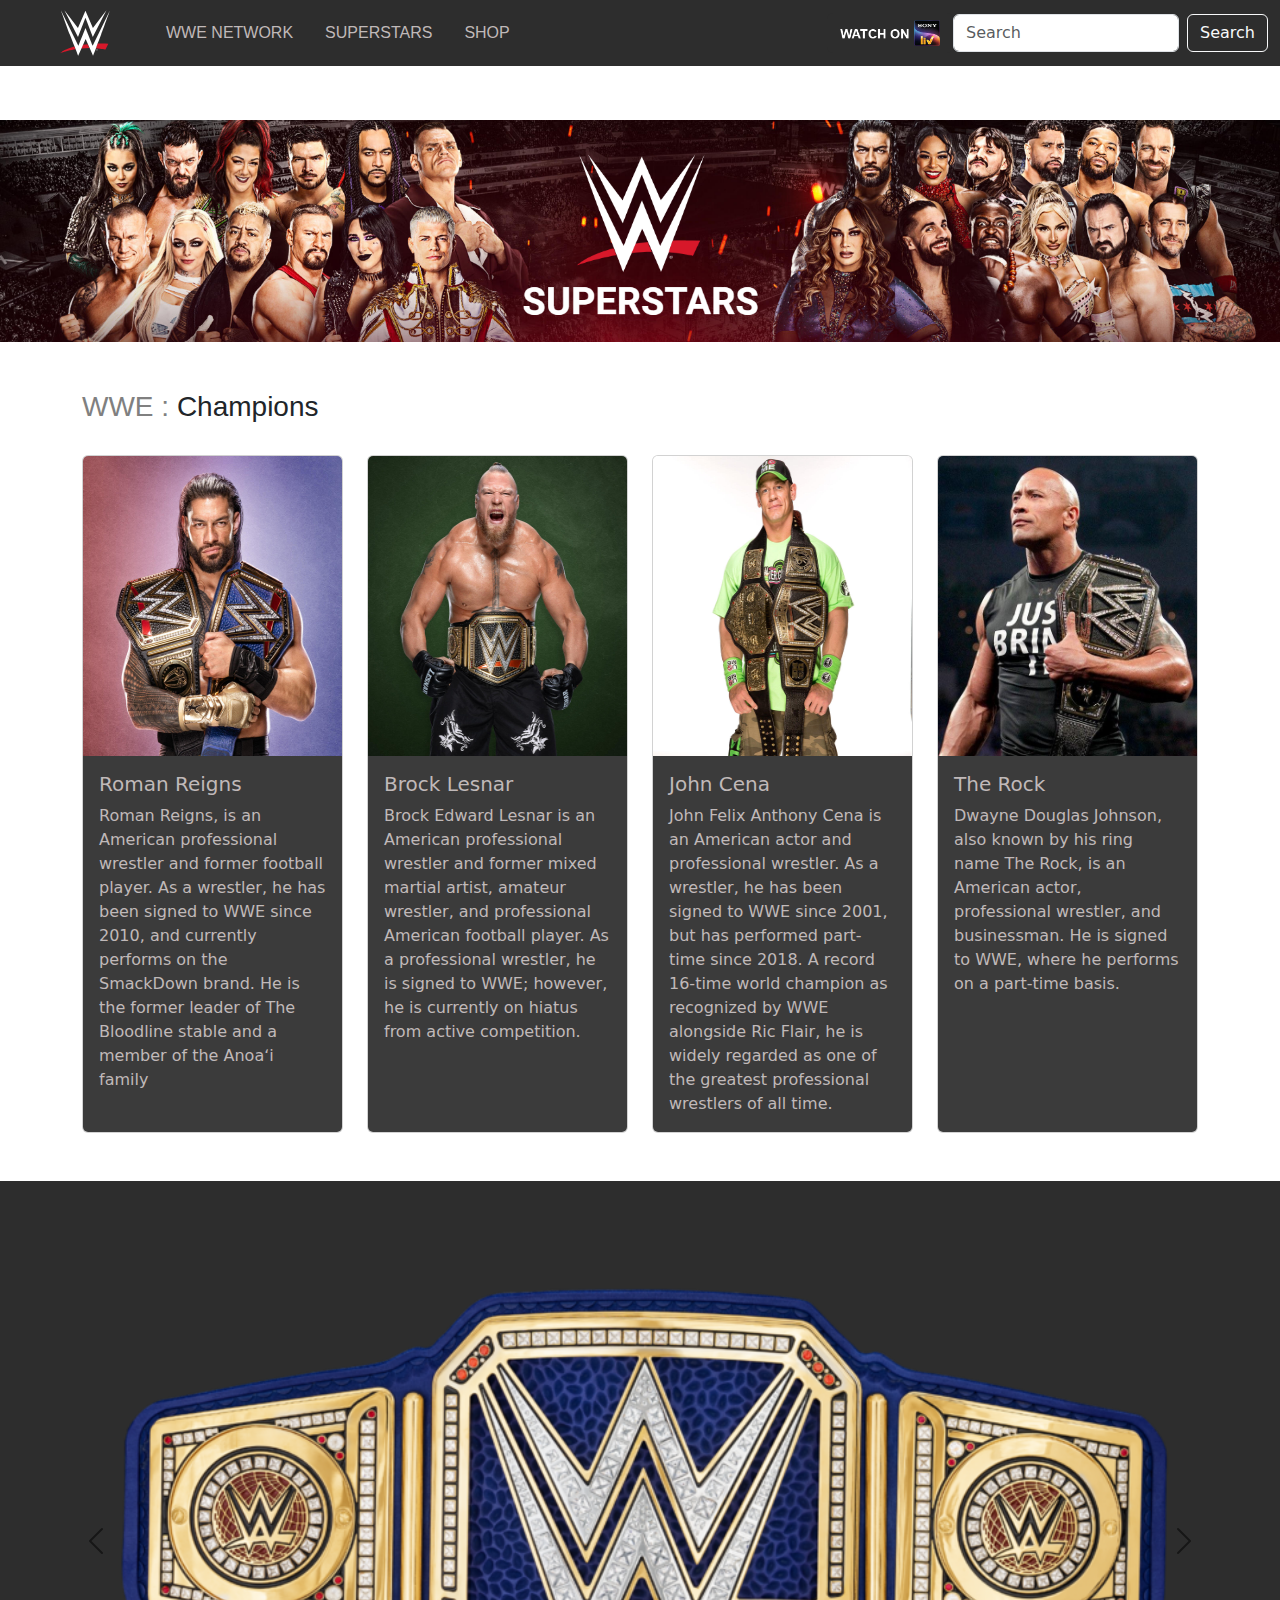
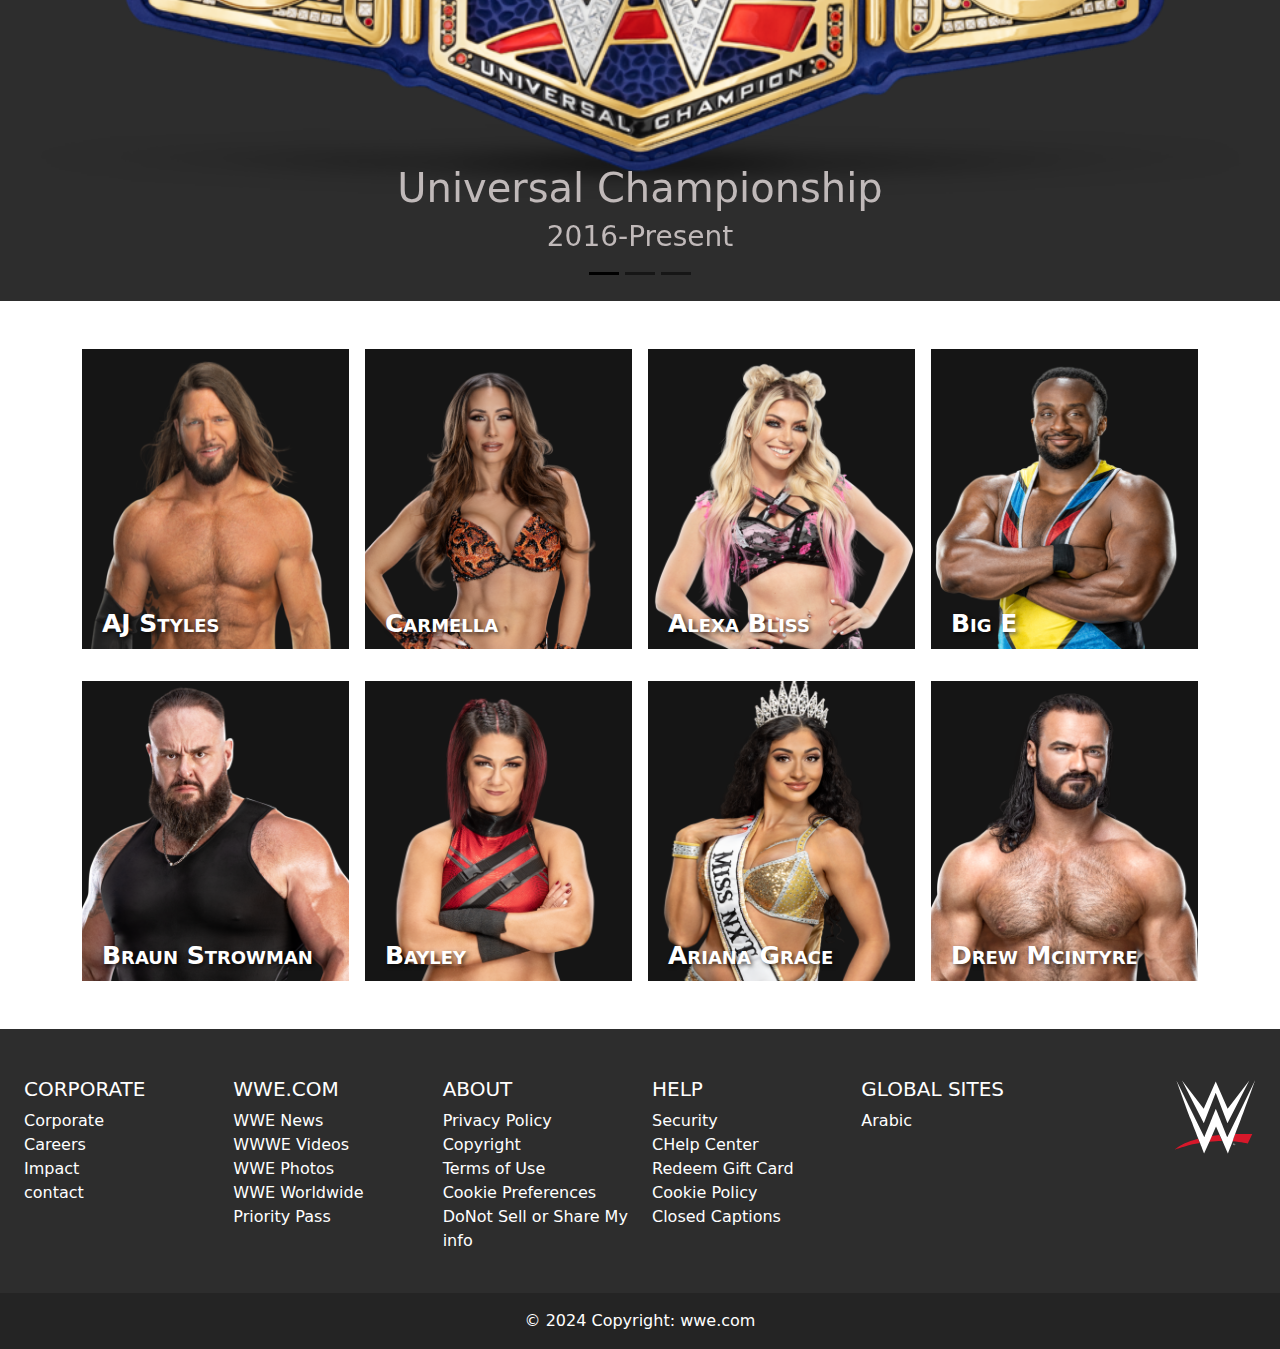
<file: index.html>
<!doctype html>
<html lang="en">

<head>
  <meta charset="utf-8">
  <meta name="viewport" content="width=device-width, initial-scale=1">
  <title>WWE</title>
  <link href="https://cdn.jsdelivr.net/npm/bootstrap@5.3.3/dist/css/bootstrap.min.css" rel="stylesheet"
    integrity="sha384-QWTKZyjpPEjISv5WaRU9OFeRpok6YctnYmDr5pNlyT2bRjXh0JMhjY6hW+ALEwIH" crossorigin="anonymous">
  <link rel="stylesheet" href="./style.css">
</head>

<body>
  <header>
    <nav class="navbar navbar-expand-lg fixed-top " id="navcust">
      <div class="container-fluid">
        <a href="./index.html"><img src="./img/logo/wwe_logo.svg" alt="" class="ms-5 me-5 "></a>
        <button class="navbar-toggler" type="button" data-bs-toggle="collapse" data-bs-target="#navbarSupportedContent"
          aria-controls="navbarSupportedContent" aria-expanded="false" aria-label="Toggle navigation">
          <span class="navbar-toggler-icon" style="background-color: rgb(255, 255, 255);"></span>
        </button>
        <div class="collapse navbar-collapse" id="navbarSupportedContent">
          <ul class="navbar-nav me-auto mb-2 mb-lg-0 ">
            <li class="nav-item me-3">
              <a class="nav-link " aria-current="page" href="./network.html">WWE NETWORK</a>
            </li>
            <li class="nav-item me-3">
              <a class="nav-link" href="./wwesuperstars.html">SUPERSTARS</a>
            </li>
            
            <li class="nav-item me-3">
              <a class="nav-link " aria-disabled="true" href="./shope.html">SHOP</a>
            </li>
          </ul>
          <button  type="button" class="btn nam" > <img src="./img/logo/nav-network-WatchOnSonyLiv-CTA-183x48--760f6aa68e476bb3003fc045c38705a0.png" style="width: 100px;" alt=""></button>
          <form class="d-flex" role="search">
            <input class="form-control me-2" type="search" placeholder="Search" aria-label="Search">
            <button  class="btn btn-outline-light" type="submit">Search</button>
          </form>
        </div>
      </div>
    </nav>
  </header>
  <main>
    <br> <br> <br> <br> <br>
    <section>
      <div class="mb-5">
        <img src="./img/Screenshot 2024-11-02 005517.png" alt="" style="width: 100%;">
      </div>
    </section>
    <div  class="container ">
      <h3 style="font-family: 'Franklin Gothic Medium', 'Arial Narrow', Arial, sans-serif;  " ><span style="color:gray;">WWE : </span> Champions</h3>

    </div>
    <br>
    <section>

      <div class="container  d-flex justify-content-center align-items-center" id="carrd">

        <div class="row g-4">


          <div class="col-12 col-md-6 col-lg-3 d-flex justify-content-center" id="rom-1">
            <div class="card " style="width: 18rem; cursor: pointer;" data-bs-toggle="modal"
              data-bs-target="#exampleModalCenter">
              <img src="./img/143_Roman_Reigns_HOC--e8e72261e77fccdbd0a1cab9420d9bc6.jpg" class="card-img-top"
                height="300px" alt="...">
              <div class="card-body"
                style=" background-color: rgb(59, 59, 59); color: rgb(192, 185, 185); border-bottom-left-radius:5px ; border-bottom-right-radius:5px ;">
                <h5 class="card-title">Roman Reigns</h5>
                <p class="card-text">Roman Reigns, is an American professional wrestler and former football player. As a
                  wrestler,
                  he has been signed to WWE since 2010, and currently performs on the SmackDown brand. He is the former
                  leader of
                  The Bloodline stable and a member of the Anoaʻi family</p>

              </div>
            </div>
          </div>

          <div class="col-12 col-md-6 col-lg-3 d-flex justify-content-center " id="rom-2">
            <div class="card" style="width: 18rem; cursor: pointer;" data-bs-toggle="modal"
              data-bs-target="#exampleModalCenter-1">
              <img src="./img/144_Brock_01102022rf_037_social--41c4e8bdf6aab47467f26c9a2c78694a.jpg"
                class="card-img-top" height="300px" alt="...">
              <div class="card-body"
                style=" background-color: rgb(59, 59, 59); color: rgb(192, 185, 185); border-bottom-left-radius:5px ; border-bottom-right-radius:5px ;">
                <h5 class="card-title">Brock Lesnar</h5>
                <p class="card-text">Brock Edward Lesnar is an American professional wrestler and former mixed martial
                  artist, amateur wrestler, and professional American football player. As a professional wrestler, he is
                  signed to WWE; however, he is currently on hiatus from active competition.</p>

              </div>
            </div>
          </div>

          <div class="col-12 col-md-6 col-lg-3 d-flex justify-content-center" id="rom-3">
            <div class="card" style="width: 18rem; cursor: pointer;" data-bs-toggle="modal"
              data-bs-target="#exampleModalCenter-2">
              <img src="./img/118_Cena_06302014rf_0034--96a75878f23187967fd99a8ab922081f.jpg" class="card-img-top"
                height="300px" alt="...">
              <div class="card-body"
                style=" background-color: rgb(59, 59, 59); color: rgb(192, 185, 185); border-bottom-left-radius:5px ; border-bottom-right-radius:5px ;">
                <h5 class="card-title">John Cena</h5>
                <p class="card-text">John Felix Anthony Cena is an American actor and professional wrestler. As a
                  wrestler, he has been signed to WWE since 2001, but has performed part-time since 2018. A record
                  16-time world champion as recognized by WWE alongside Ric Flair, he is widely regarded as one of the
                  greatest professional wrestlers of all time.</p>

              </div>
            </div>
          </div>

          <div class="col-12 col-md-6 col-lg-3 d-flex justify-content-center" id="rom-4">
            <div class="card" style="width: 18rem; cursor: pointer;" data-bs-toggle="modal"
              data-bs-target="#exampleModalCenter-3">
              <img src="./img/rock.jpg" class="card-img-top" alt="..." height="300px">
              <div class="card-body"
                style=" background-color: rgb(59, 59, 59); color: rgb(192, 185, 185); border-bottom-left-radius:5px ; border-bottom-right-radius:5px ;">
                <h5 class="card-title">The Rock</h5>
                <p class="card-text">Dwayne Douglas Johnson, also known by his ring name The Rock, is an American actor,
                  professional wrestler, and businessman. He is signed to WWE, where he performs on a part-time basis.
                </p>

              </div>
            </div>
          </div>



        </div>
      </div>

      <!-- Modal -->
      <div class="modal fade" id="exampleModalCenter" tabindex="-1" role="dialog"
        aria-labelledby="exampleModalCenterTitle" aria-hidden="true">
        <div class="modal-dialog modal-dialog-centered" role="document">
          <div class="modal-content" style="background: none;">

            <div class="modal-content">
              <img src="./img/tribal-chief-roman-reigns-wallpaper-preview.jpg.webp" alt="">
            </div>

          </div>
        </div>
      </div>

      <!-- Modal -->
      <div class="modal fade" id="exampleModalCenter-1" tabindex="-1" role="dialog"
        aria-labelledby="exampleModalCenterTitle" aria-hidden="true">
        <div class="modal-dialog modal-dialog-centered" role="document">
          <div class="modal-content" style="background: none;">

            <div class="modal-content">
              <img src="./img/brock.jpg" alt="">
            </div>

          </div>
        </div>
      </div>

      <!-- Modal -->
      <div class="modal fade" id="exampleModalCenter-2" tabindex="-1" role="dialog"
        aria-labelledby="exampleModalCenterTitle" aria-hidden="true">
        <div class="modal-dialog modal-dialog-centered" role="document">
          <div class="modal-content" style="background: none;">

            <div class="modal-content">
              <img src="./img/jone.webp" alt="">
            </div>

          </div>
        </div>
      </div>

      <!-- Modal -->
      <div class="modal fade" id="exampleModalCenter-3" tabindex="-1" role="dialog"
        aria-labelledby="exampleModalCenterTitle" aria-hidden="true">
        <div class="modal-dialog modal-dialog-centered" role="document">
          <div class="modal-content" style="background: none;">

            <div class="modal-content">
              <img src="./img/the-rock-1920-x-968-picture-dabdu8pmafr8agdr.webp" alt="">
            </div>

          </div>
        </div>
      </div>
    </section>
    <section class="mt-5">
      <div id="carouselExampleDark" class="carousel carousel-dark slide" style="background-color:rgb(45, 45, 45);  ">
        <div class="carousel-indicators">
          <button type="button" data-bs-target="#carouselExampleDark" data-bs-slide-to="0" class="active"
            aria-current="true" aria-label="Slide 1"></button>
          <button type="button" data-bs-target="#carouselExampleDark" data-bs-slide-to="1"
            aria-label="Slide 2"></button>
          <button type="button" data-bs-target="#carouselExampleDark" data-bs-slide-to="2"
            aria-label="Slide 3"></button>
        </div>
        <div class="carousel-inner ">
          <div class="carousel-item  active" data-bs-interval="10000">
            <img src="./img/carousel/Universal_Championship_SD--384d68e1f2cff0dc98447b52a360bd0c.png"
              class="d-block w-100" alt="..." id="rom-1">
            <div class="carousel-caption d-none d-md-block " style="color: rgb(192, 185, 185);">

              <h1>Universal Championship</h1>
              <h3>2016-Present</h3>
            </div>

          </div>
          <div class="carousel-item" data-bs-interval="2000">
            <img src="./img/carousel/WWE_World_Championship--3f7deec341d4257875929ee8ab140834.png" class="d-block w-100"
              alt="..." id="rom-1">
            <div class="carousel-caption d-none d-md-block " style="color: rgb(192, 185, 185);">
              <h1>World Heavyweight Championship</h1>
              <h3>2023-Present</h3>
            </div>
          </div>
          <div class="carousel-item">
            <img
              src="./img/carousel/_Intercontinental_Title_Belts_1920x1080_updated--7d94c38bf0d90f5cb2f3bad36490dd70.png"
              class="d-block w-100" alt="..." id="rom-1">
            <div class="carousel-caption d-none d-md-block " style="color: rgb(192, 185, 185);">
              <h1>Intercontinental Championship</h1>
              <h3>1979-Present</h3>
            </div>
          </div>
        </div>
        <button class="carousel-control-prev" type="button" data-bs-target="#carouselExampleDark" data-bs-slide="prev">
          <span class="carousel-control-prev-icon" aria-hidden="true"></span>
          <span class="visually-hidden">Previous</span>
        </button>
        <button class="carousel-control-next" type="button" data-bs-target="#carouselExampleDark" data-bs-slide="next">
          <span class="carousel-control-next-icon" aria-hidden="true"></span>
          <span class="visually-hidden">Next</span>
        </button>
      </div>
    </section>
    <section>
      <div class="container mt-5 mb-5">
        <div class="row g-3">
         <div class="col-12 col-md-6 col-lg-3 image-container">
          <div class="card" style="border: none; ">
            <img src="./img/superstars/AJ_PROFILE--3dba1444cd562cc643b680cb5fdb2465.png" class="" id="rom-5" alt="..." height="300px" >
            <h2 class="heading">AJ Styles</h2>

          </div>
         </div>
         <div class="col-12 col-md-6 col-lg-3 image-container">
          <div class="card" style="border: none;">
            <img src="./img/superstars/Carmella_02062023PM_00036_profile--dc68050b52124929c2c3955bd4012282.png" class="" id="rom-5" alt="..." height="300px" >
            <h2 class="heading" >Carmella</h2>

          </div>
         </div>
         <div class="col-12 col-md-6 col-lg-3 image-container">
          <div class="card" style="border: none;">
            <img src="./img/superstars/Alexa_Bliss_Profile--185973455ed41cf1d692a71e9d124eee.png" class="" id="rom-5" alt="..." height="300px" >
            <h2 class="heading">Alexa Bliss</h2>

          </div>
         </div>
         <div class="col-12 col-md-6 col-lg-3 image-container">
          <div class="card" style="border: none;">
            <img src="./img/superstars/Big_E_Profile--ac839d080afcadad4764eb2a660246c9.png" class="" id="rom-5" alt="..." height="300px" >
            <h2 class="heading">Big E</h2>

          </div>
         </div>
         
         
         
      </div>

      <div class="row g-3 mt-3">
        <div class="col-12 col-md-6 col-lg-3 image-container">
         <div class="card" style="border: none;">
          <img src="./img/superstars/Braun_Strowman_05202024rf_014_Profile--6ef09652f2e342d96b008bbc82655f42.png" class="" id="rom-5" alt="..." height="300px" >
          <h2 class="heading">Braun Strowman</h2>

         </div>
        </div>
        <div class="col-12 col-md-6 col-lg-3 image-container">
         <div class="card" style="border: none;">
          <img src="./img/superstars/Bayley_PROFILE--273098f523f8aa4826af096150e1d15e.png" class="" id="rom-5" alt="..." height="300px" >
           <h2 class="heading">Bayley</h2>
           

         </div>
        </div>
        <div class="col-12 col-md-6 col-lg-3 image-container">
         <div class="card" style="border: none;">
           <img src="./img/superstars/Ariana_Grace_PROFILE--15a537b64ad3d9ce51a98e334df582ec.png" class="" id="rom-5" alt="..." height="300px" >
           <h2 class="heading">Ariana Grace</h2>

         </div>
        </div>
        <div class="col-12 col-md-6 col-lg-3 image-container">
         <div class="card" style="border: none;">
           <img src="./img/superstars/Drew_Mcintyre_Profile--aca391095fe74e721e098cadc93571d3.png" class="" id="rom-5" alt="..." height="300px" >
           <h2 class="heading">Drew Mcintyre</h2>

         </div>
        </div>
        
        
        
     </div>
    </section>
  </main>
  

    <footer class=" text-center text-lg-start text-white" style="background-color: #2d2d2d">
      <!-- Grid container -->
      <div class="container-fluid p-4">
        <!--Grid row-->
        <div class="row mt-4">
          <!--Grid column-->
          <div class="col-lg-2 col-md-6 mb-4 mb-md-0">
            <h5 class="text-uppercase">CORPORATE</h5>
  
            <ul class="list-unstyled mb-0">
              <li>
                <a href="#!" class="text-white">Corporate</a>
              </li>
              <li>
                <a href="#!" class="text-white">Careers</a>
              </li>
              <li>
                <a href="#!" class="text-white">Impact</a>
              </li>
              <li>
                <a href="#!" class="text-white">contact</a>
              </li>
            </ul>
          </div>
          <!--Grid column-->
  
          <!--Grid column-->
          <div class="col-lg-2 col-md-6 mb-4 mb-md-0">
            <h5 class="text-uppercase">WWE.COM</h5>
  
            <ul class="list-unstyled">
              <li>
                <a href="#!" class="text-white"></i>WWE News</a>
              </li>
              <li>
                <a href="#!" class="text-white">WWWE Videos</a>
              </li>
              <li>
                <a href="#!" class="text-white">WWE Photos</a>
              </li>
              <li>
                <a href="#!" class="text-white">WWE Worldwide</a>
              </li>
              <li>
                <a href="#!" class="text-white">Priority Pass</a>
              </li>
            </ul>
          </div>
          <!--Grid column-->
  
          <!--Grid column-->
          <div class="col-lg-2 col-md-6 mb-4 mb-md-0">
            <h5 class="text-uppercase">ABOUT</h5>
  
            <ul class="list-unstyled">
              <li>
                <a href="#!" class="text-white">Privacy Policy</a>
              </li>
              <li>
                <a href="#!" class="text-white">Copyright</a>
              </li>
              <li>
                <a href="#!" class="text-white">Terms of Use</a>
              </li>
              <li>
                <a href="#!" class="text-white">Cookie Preferences</a>
              </li>
              <li>
                <a href="#!" class="text-white">DoNot Sell or Share My info</a>
              </li>
            </ul>
          </div>
          <!--Grid column-->
  
          <!--Grid column-->
          <div class="col-lg-2 col-md-6 mb-4 mb-md-0">
            <h5 class="text-uppercase">HELP</h5>
  
            <ul class="list-unstyled">
              <li>
                <a href="#!" class="text-white">Security</a>
              </li>
              <li>
                <a href="#!" class="text-white">CHelp Center</a>
              </li>
              <li>
                <a href="#!" class="text-white">Redeem Gift Card</a>
              </li>
              <li>
                <a href="#!" class="text-white">Cookie Policy</a>
              </li>
              <li>
                <a href="#!" class="text-white">Closed Captions</a>
              </li>
            </ul>
          </div>
           <!--Grid column-->
           <div class="col-lg-2 col-md-6 mb-4 mb-md-0">
            <h5 class="text-uppercase">GLOBAL SITES</h5>
            <ul class="list-unstyled">
              <li>
                <a href="#!" class="text-white">Arabic</a>
              </li>
              
            </ul>
          </div>
         
          <!--Grid column-->
          <div class="col-lg-1 col-md- mb-4 mb-md-0">
          </div>
          <!--Grid column-->
          <div class="col-lg-1 col-md- mb-4 mb-md-0">
            <img src="./img/logo/wwe_logo.svg" alt="" style=" width: 80px;">
          </div>
          <!--Grid column-->
        </div>
        <!--Grid row-->
      </div>
      <!-- Grid container -->
  
      <!-- Copyright -->
      <div class="text-center p-3" style="background-color: rgba(0, 0, 0, 0.2)">
        © 2024 Copyright:
        <a class="text-white" href="https://mdbootstrap.com/">wwe.com</a>
      </div>
      <!-- Copyright -->
    </footer>
  
  
  <script src="https://cdn.jsdelivr.net/npm/bootstrap@5.3.3/dist/js/bootstrap.bundle.min.js"
    integrity="sha384-YvpcrYf0tY3lHB60NNkmXc5s9fDVZLESaAA55NDzOxhy9GkcIdslK1eN7N6jIeHz"
    crossorigin="anonymous"></script>
</body>

</html>
</file>
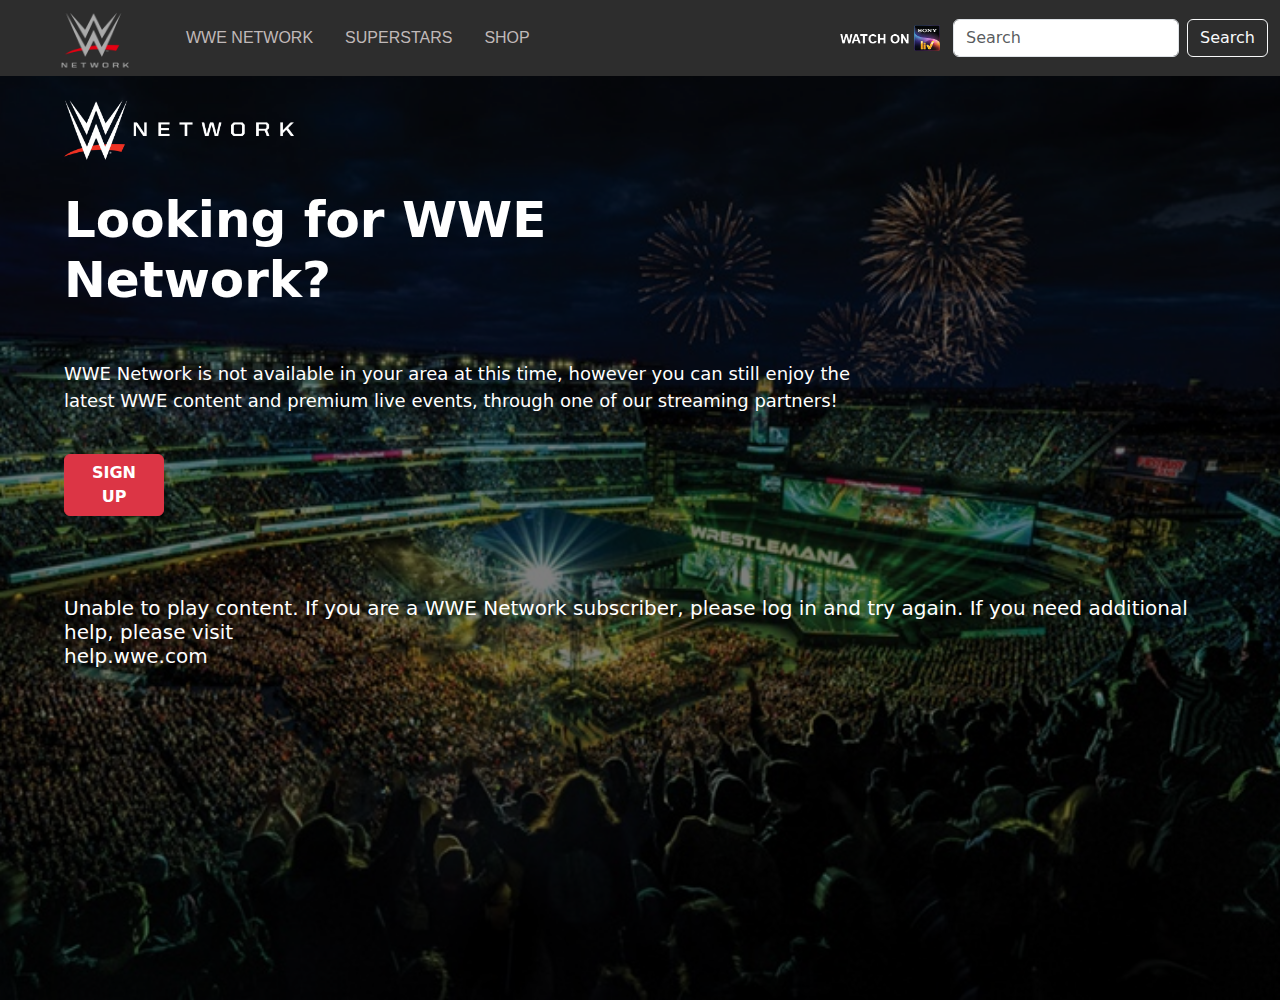
<file: network.html>
<!doctype html>
<html lang="en">

<head>
  <meta charset="utf-8">
  <meta name="viewport" content="width=device-width, initial-scale=1">
  <title>WWE NETWORK</title>
  <link href="https://cdn.jsdelivr.net/npm/bootstrap@5.3.3/dist/css/bootstrap.min.css" rel="stylesheet"
    integrity="sha384-QWTKZyjpPEjISv5WaRU9OFeRpok6YctnYmDr5pNlyT2bRjXh0JMhjY6hW+ALEwIH" crossorigin="anonymous">
  <link rel="stylesheet" href="./network.css">
</head>

<body>
  <header>
    <nav class="navbar navbar-expand-lg  " id="navcust">
      <div class="container-fluid">
        <a href="index.html"> <img src="./img/network/network_logo_new.png" width="70px" height="60px" alt=""
            class="ms-5 me-5 "></a>
        <button class="navbar-toggler" type="button" data-bs-toggle="collapse" data-bs-target="#navbarSupportedContent"
          aria-controls="navbarSupportedContent" aria-expanded="false" aria-label="Toggle navigation">
          <span class="navbar-toggler-icon" style="background-color: rgb(255, 255, 255);"></span>
        </button>
        <div class="collapse navbar-collapse" id="navbarSupportedContent">
          <ul class="navbar-nav me-auto mb-2 mb-lg-0 ">
            <li class="nav-item me-3">
              <a class="nav-link " aria-current="page" href="#">WWE NETWORK</a>
            </li>
            <li class="nav-item me-3">
              <a class="nav-link" href="./wwesuperstars.html">SUPERSTARS</a>
            </li>
            
            </li>
            <li class="nav-item me-3">
              <a class="nav-link " aria-disabled="true" href="shope.html">SHOP</a>
            </li>
          </ul>
          <button type="button" class="btn nam"> <img
              src="./img/logo/nav-network-WatchOnSonyLiv-CTA-183x48--760f6aa68e476bb3003fc045c38705a0.png"
              style="width: 100px;" alt=""></button>
          <form class="d-flex" role="search">
            <input class="form-control me-2" type="search" placeholder="Search" aria-label="Search">
            <button class="btn btn-outline-light" type="submit">Search</button>
          </form>
        </div>
      </div>
    </nav>
  </header>
  <main>
    <div class="image-container">
      <img src="./img/network/WWENetwork_logo-darkBG.wWCAp.TjhBo.png" alt="" style="width: 230px; height: 60px;">
      <H1 style="margin-top: 30px;">Looking for WWE <br> Network?
      </H1>
      <p style="margin-top: 50px; margin-bottom: 40px;">
        WWE Network is not available in your area at this time, however you can still enjoy the <br> latest WWE content and
        premium live events, through one of our streaming partners!
      </p>
      <button type="button" class="btn btn-danger" style="width: 100px; font-weight: bold;"> SIGN UP</button>
      <h3 style="margin-top: 80px;">Unable to play content. If you are a WWE Network subscriber, please log in and try again. If you need additional help, please visit <br> help.wwe.com</h3>
    </div>
  </main>

  <script src="https://cdn.jsdelivr.net/npm/bootstrap@5.3.3/dist/js/bootstrap.bundle.min.js"
    integrity="sha384-YvpcrYf0tY3lHB60NNkmXc5s9fDVZLESaAA55NDzOxhy9GkcIdslK1eN7N6jIeHz"
    crossorigin="anonymous"></script>
</body>

</html>
</file>
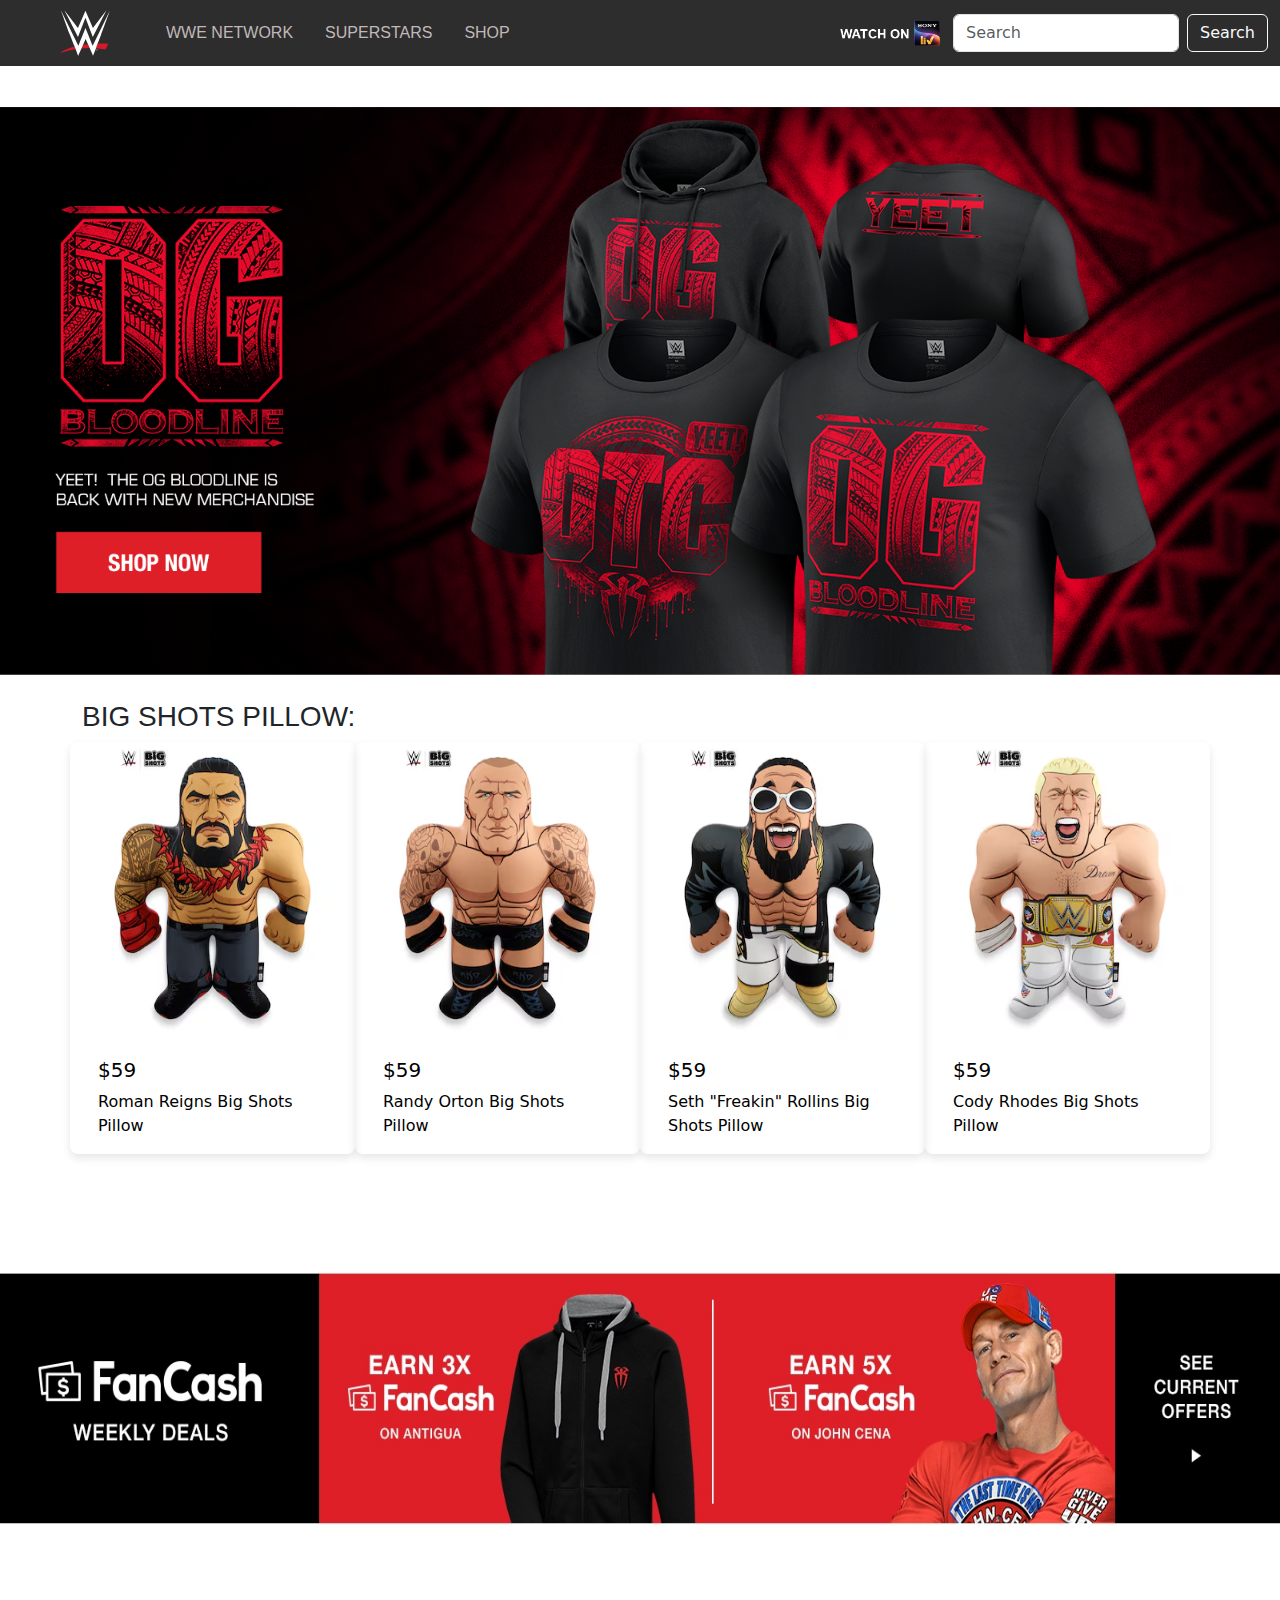
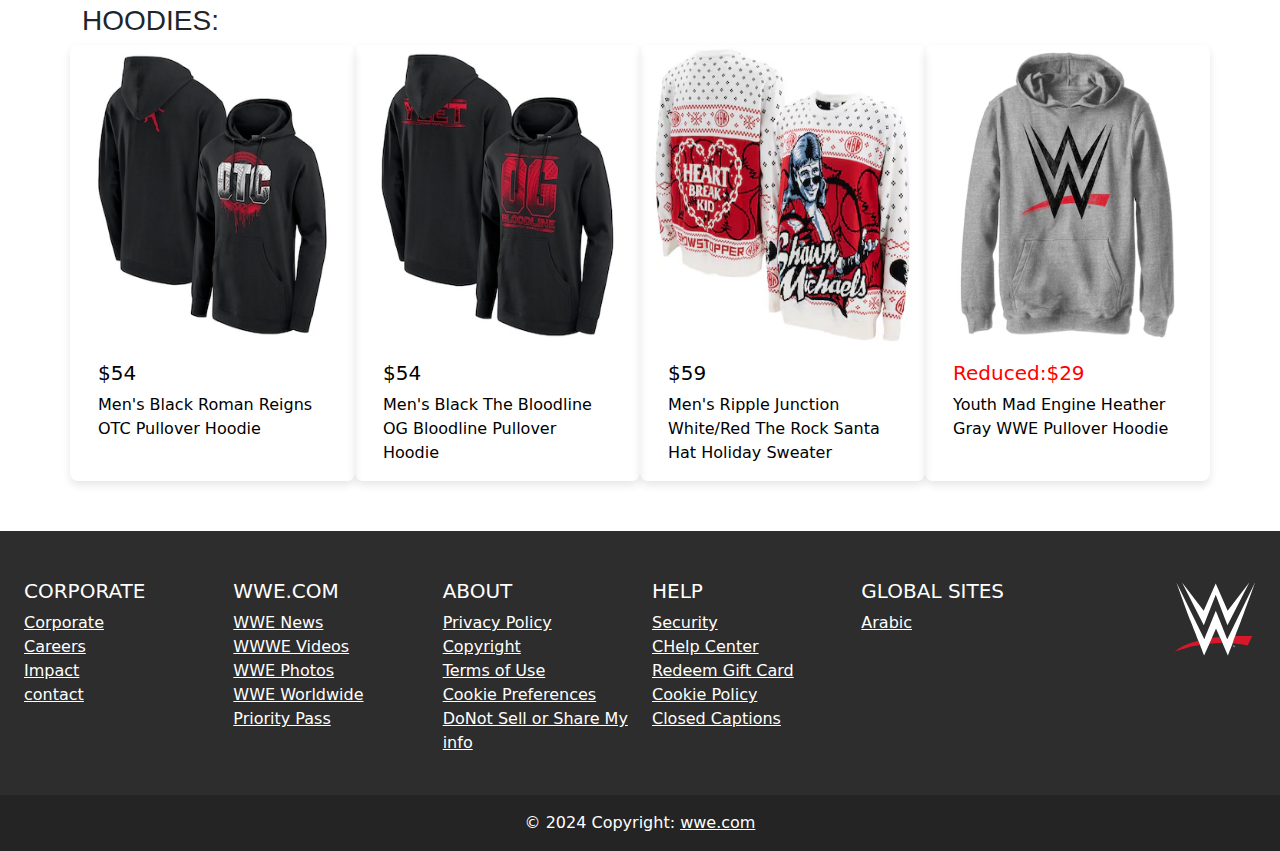
<file: shope.html>
<!doctype html>
<html lang="en">

<head>
  <meta charset="utf-8">
  <meta name="viewport" content="width=device-width, initial-scale=1">
  <title>WWE</title>
  <link href="https://cdn.jsdelivr.net/npm/bootstrap@5.3.3/dist/css/bootstrap.min.css" rel="stylesheet"
    integrity="sha384-QWTKZyjpPEjISv5WaRU9OFeRpok6YctnYmDr5pNlyT2bRjXh0JMhjY6hW+ALEwIH" crossorigin="anonymous">
  <link rel="stylesheet" href="./shope.css">
</head>

<body>
  <header>
    <nav class="navbar navbar-expand-lg fixed-top " id="navcust">
      <div class="container-fluid">
        <a href="./index.html"><img src="./img/logo/wwe_logo.svg" alt="" class="ms-5 me-5 "></a>
        <button class="navbar-toggler" type="button" data-bs-toggle="collapse" data-bs-target="#navbarSupportedContent"
          aria-controls="navbarSupportedContent" aria-expanded="false" aria-label="Toggle navigation">
          <span class="navbar-toggler-icon" style="background-color: rgb(255, 255, 255);"></span>
        </button>
        <div class="collapse navbar-collapse" id="navbarSupportedContent">
          <ul class="navbar-nav me-auto mb-2 mb-lg-0 ">
            <li class="nav-item me-3">
              <a class="nav-link " aria-current="page" href="./network.html">WWE NETWORK</a>
            </li>
            <li class="nav-item me-3">
              <a class="nav-link" href="./wwesuperstars.html">SUPERSTARS</a>
            </li>
           
            <li class="nav-item me-3">
              <a class="nav-link " aria-disabled="true">SHOP</a>
            </li>
          </ul>
          <button type="button" class="btn nam"> <img
              src="./img/logo/nav-network-WatchOnSonyLiv-CTA-183x48--760f6aa68e476bb3003fc045c38705a0.png"
              style="width: 100px;" alt=""></button>
          <form class="d-flex" role="search">
            <input class="form-control me-2" type="search" placeholder="Search" aria-label="Search">
            <button class="btn btn-outline-light" type="submit">Search</button>
          </form>
        </div>
      </div>
    </nav>
  </header>
  <main>
    <section>
      <div class="banner">
        <img src="./img/shope/9a4c9e94-4d2c-4675-af83-6a3d6d66fc51__1600X758.png" alt=""
          style="width: 100%; height: 600px; margin-top: 100px;" class="main-banner">
        <img src="./img/shope//firstportrait.png" alt="" style="width: 100%; height: 600px; margin-top: 100px;"
          class="first-banner">

      </div>
    </section>
    <div class="container ">
      <h3 style="font-family: 'Franklin Gothic Medium', 'Arial Narrow', Arial, sans-serif;  ">BIG SHOTS PILLOW:</h3>

    </div>
    <section>

      <div class="container  d-flex justify-content-center align-items-center" id="carrd">

        <div class="row ">


          <div class="col-12 col-md-6 col-lg-3 d-flex justify-content-center" id="rom-1">
            <div class="card " style="width: 18rem; cursor: pointer; border: none;" data-bs-toggle="modal"
              data-bs-target="#exampleModalCenter">
              <img
                src="./img/shope/bigshot/roman-reigns-big-shots-pillow_ss5_p-202323201+u-llr26i9zh3a7tjuhgkht+v-endszdpsstnhh9by4rt8.avif"
                class="card-img-top" height="300px" alt="...">
              <div class="card-body"
                style="  background-color: white; color: black; border-bottom-left-radius:5px ; border-bottom-right-radius:5px ;">
                <h5 class="card-title">$59</h5>
                <p class="card-text">Roman Reigns Big Shots Pillow</p>

              </div>
            </div>
          </div>

          <div class="col-12 col-md-6 col-lg-3 d-flex justify-content-center " id="rom-2">
            <div class="card" style="width: 18rem; cursor: pointer; border: none;" data-bs-toggle="modal"
              data-bs-target="#exampleModalCenter-1">
              <img
                src="./img/shope/bigshot/randy-orton-big-shots-pillow_ss5_p-202323200+u-uutzvbetkdxckdoluk22+v-zua6obphmhcqsrvsnsji.avif"
                class="card-img-top" height="300px" alt="...">
              <div class="card-body"
                style=" background-color: white; color: black; border-bottom-left-radius:5px ; border-bottom-right-radius:5px ;">
                <h5 class="card-title">$59</h5>
                <p class="card-text">Randy Orton Big Shots Pillow</p>

              </div>
            </div>
          </div>

          <div class="col-12 col-md-6 col-lg-3 d-flex justify-content-center" id="rom-3">
            <div class="card" style="width: 18rem; cursor: pointer; border: none;" data-bs-toggle="modal"
              data-bs-target="#exampleModalCenter-2">
              <img
                src="./img/shope/bigshot/seth-freakin-rollins-big-shots-pillow_ss5_p-202323202+u-eevqxbrmcn9r55plxy02+v-bsiuw5v9fh74j8qsjz2j.avif"
                class="card-img-top" height="300px" alt="...">
              <div class="card-body"
                style=" background-color: white; color: black; border-bottom-left-radius:5px ; border-bottom-right-radius:5px ;">
                <h5 class="card-title">$59</h5>
                <p class="card-text">Seth "Freakin" Rollins Big Shots Pillow</p>

              </div>
            </div>
          </div>

          <div class="col-12 col-md-6 col-lg-3 d-flex justify-content-center" id="rom-4">
            <div class="card" style="width: 18rem; cursor: pointer; border: none;" data-bs-toggle="modal"
              data-bs-target="#exampleModalCenter-3">
              <img
                src="./img/shope//bigshot/cody-rhodes-big-shots-pillow_ss5_p-202323206+u-k1iyu3y2wsasbdslsdo5+v-h1gssaqouqxubwqnjtkf.avif"
                class="card-img-top" alt="..." height="300px">
              <div class="card-body"
                style=" background-color: white; color: black; border-bottom-left-radius:5px ; border-bottom-right-radius:5px ;">
                <h5 class="card-title">$59</h5>
                <p class="card-text">Cody Rhodes Big Shots Pillow
                </p>

              </div>
            </div>
          </div>



        </div>
      </div>

      <!-- Modal -->
      <div class="modal fade" id="exampleModalCenter" tabindex="-1" role="dialog"
        aria-labelledby="exampleModalCenterTitle" aria-hidden="true">
        <div class="modal-dialog modal-dialog-centered" role="document">
          <div class="modal-content">
            <div class="modal-header">
              <img src="./img/blacklogo.png" alt="" width="50px" height="50px">
              <h5 class="modal-title" id="exampleModalLongTitle">
                Officially Licensed Gear
              </h5>

            </div>
            <div class="modal-body">
              <h3>Roman Reigns Big Shots Pillow</h3>
              <p style="color: rgb(82, 248, 16);">In Stock - This item will ship within 2 business days.</p>
              <h4>Your Price: $59</h4>
            </div>
            <div class="modal-footer">
              <div class="quantity-container">
                <label for="quantity">Quantity: </label>
                <select id="quantity" name="quantity">
                  <option value="1">1</option>
                  <option value="2">2</option>
                  <option value="3">3</option>
                  <option value="4">4</option>
                  <option value="5">5</option>

                </select>
                <button class="quantity-button" onclick="alertQuantity()">Add to Cart</button>
              </div>
            </div>
          </div>
        </div>
      </div>


      <!-- Modal -->
      <div class="modal fade" id="exampleModalCenter-1" tabindex="-1" role="dialog"
        aria-labelledby="exampleModalCenterTitle" aria-hidden="true">
        <div class="modal-dialog modal-dialog-centered" role="document">
          <div class="modal-content">
            <div class="modal-header">
              <img src="./img/blacklogo.png" alt="" width="50px" height="50px">
              <h5 class="modal-title" id="exampleModalLongTitle">
                Officially Licensed Gear
              </h5>

            </div>
            <div class="modal-body">
              <h3>Randy Orton Big Shots Pillow</h3>
              <p style="color: rgb(82, 248, 16);">In Stock - This item will ship within 2 business days.</p>
              <h4>Your Price: $59</h4>
            </div>
            <div class="modal-footer">
              <div class="quantity-container">
                <label for="quantity">Quantity: </label>
                <select id="quantity" name="quantity">
                  <option value="1">1</option>
                  <option value="2">2</option>
                  <option value="3">3</option>
                  <option value="4">4</option>
                  <option value="5">5</option>

                </select>
                <button class="quantity-button" onclick="alertQuantity()">Add to Cart</button>
              </div>
            </div>
          </div>
        </div>
      </div>


      <!-- Modal -->
      <div class="modal fade" id="exampleModalCenter-2" tabindex="-1" role="dialog"
        aria-labelledby="exampleModalCenterTitle" aria-hidden="true">
        <div class="modal-dialog modal-dialog-centered" role="document">
          <div class="modal-content">
            <div class="modal-header">
              <img src="./img/blacklogo.png" alt="" width="50px" height="50px">
              <h5 class="modal-title" id="exampleModalLongTitle">
                Officially Licensed Gear
              </h5>

            </div>
            <div class="modal-body">
              <h3>Seth "Freakin" Rollins Big Shots Pillow</h3>
              <p style="color: rgb(82, 248, 16);">In Stock - This item will ship within 2 business days.</p>
              <h4>Your Price: $59</h4>
            </div>
            <div class="modal-footer">
              <div class="quantity-container">
                <label for="quantity">Quantity: </label>
                <select id="quantity" name="quantity">
                  <option value="1">1</option>
                  <option value="2">2</option>
                  <option value="3">3</option>
                  <option value="4">4</option>
                  <option value="5">5</option>

                </select>
                <button class="quantity-button" onclick="alertQuantity()">Add to Cart</button>
              </div>
            </div>
          </div>
        </div>
      </div>


      <!-- Modal -->
      <div class="modal fade" id="exampleModalCenter-3" tabindex="-1" role="dialog"
        aria-labelledby="exampleModalCenterTitle" aria-hidden="true">
        <div class="modal-dialog modal-dialog-centered" role="document">
          <div class="modal-content">
            <div class="modal-header">
              <img src="./img/blacklogo.png" alt="" width="50px" height="50px">
              <h5 class="modal-title" id="exampleModalLongTitle">
                Officially Licensed Gear
              </h5>

            </div>
            <div class="modal-body">
              <h3>Cody Rhodes Big Shots Pillow</h3>
              <p style="color: rgb(82, 248, 16);">In Stock - This item will ship within 2 business days.</p>
              <h4>Your Price: $59</h4>
            </div>
            <div class="modal-footer">
              <div class="quantity-container">
                <label for="quantity">Quantity: </label>
                <select id="quantity" name="quantity">
                  <option value="1">1</option>
                  <option value="2">2</option>
                  <option value="3">3</option>
                  <option value="4">4</option>
                  <option value="5">5</option>

                </select>
                <button class="quantity-button" onclick="alertQuantity()">Add to Cart</button>
              </div>
            </div>
          </div>
        </div>
      </div>


    </section>
    <section>
      <div class="banner-second">
        <img src="./img/shope/banner1.jpg" alt="" style="width: 100%; height: 300px; margin-top: 100px;"
          class="main-banner">
        <img src="./img/shope/banner2.jpg" alt="" style="width: 100%; height: 350px; margin-top: 100px;"
          class="first-banner">

      </div>
    </section>


    <div class="container ">
      <h3 style="font-family: 'Franklin Gothic Medium', 'Arial Narrow', Arial, sans-serif;  ">HOODIES:</h3>

    </div>
    <section style="margin-bottom: 50px;">

      <div class="container  d-flex justify-content-center align-items-center" id="carrd">

        <div class="row g-4">


          <div class="col-12 col-md-6 col-lg-3 d-flex justify-content-center" id="rom-1">
            <div class="card " style="width: 18rem; cursor: pointer; border: none;" data-bs-toggle="modal"
              data-bs-target="#exampleModalCenter-4">
              <img
                src="./img/shope/hoodie/mens-black-roman-reigns-otc-pullover-hoodie_ss5_p-202104138+u-cdz4q5xkwphyzoykta3m+v-ycvxou02eoylvwkxbfjy.jpg"
                class="card-img-top" height="300px" alt="...">
              <div class="card-body"
                style="  background-color: white; color: black; border-bottom-left-radius:5px ; border-bottom-right-radius:5px ;">
                <h5 class="card-title">$54</h5>
                <p class="card-text">Men's Black Roman Reigns OTC Pullover Hoodie</p>

              </div>
            </div>
          </div>

          <div class="col-12 col-md-6 col-lg-3 d-flex justify-content-center " id="rom-2">
            <div class="card" style="width: 18rem; cursor: pointer; border: none;" data-bs-toggle="modal"
              data-bs-target="#exampleModalCenter-5">
              <img
                src="./img/shope/hoodie/mens-black-the-bloodline-og-bloodline-pullover-hoodie_ss5_p-202527848+u-wa13umrrsvigqgjccowm+v-e0t5hpi24azwpwenn9ip.jpg"
                class="card-img-top" height="300px" alt="...">
              <div class="card-body"
                style=" background-color: white; color: black; border-bottom-left-radius:5px ; border-bottom-right-radius:5px ;">
                <h5 class="card-title">$54</h5>
                <p class="card-text">Men's Black The Bloodline OG Bloodline Pullover Hoodie</p>

              </div>
            </div>
          </div>

          <div class="col-12 col-md-6 col-lg-3 d-flex justify-content-center" id="rom-3">
            <div class="card" style="width: 18rem; cursor: pointer ;  border: none;" data-bs-toggle="modal"
              data-bs-target="#exampleModalCenter-6">
              <img
                src="./img/shope/hoodie/red-shawn-michaels-heart-break-kid-holiday-sweater_ss5_p-201697205+u-b0bstljezjxigpeacgcz+v-1jptm0uguodslyyhpphu.avif"
                class="card-img-top" height="300px" alt="...">
              <div class="card-body"
                style=" background-color: white; color: black; border-bottom-left-radius:5px ; border-bottom-right-radius:5px ;">
                <h5 class="card-title">$59</h5>
                <p class="card-text">Men's Ripple Junction White/Red The Rock Santa Hat Holiday Sweater</p>

              </div>
            </div>
          </div>

          <div class="col-12 col-md-6 col-lg-3 d-flex justify-content-center" id="rom-4">
            <div class="card" style="width: 18rem; cursor: pointer; border: none;" data-bs-toggle="modal"
              data-bs-target="#exampleModalCenter-7">
              <img
                src="./img/shope/hoodie/youth-mad-engine-heather-gray-wwe-pullover-hoodie_ss5_p-201321982+u-13cqljpo0rjde6vat6nx+v-wln8ste5i1oynzixmchq.avif"
                class="card-img-top" alt="..." height="300px">
              <div class="card-body"
                style=" background-color: white; color: black; border-bottom-left-radius:5px ; border-bottom-right-radius:5px ;">
                <h5 class="card-title" style="color: red;">Reduced:$29</h5>
                <p class="card-text">Youth Mad Engine Heather Gray WWE Pullover Hoodie
                </p>

              </div>
            </div>
          </div>



        </div>
      </div>

      <!-- Modal -->
      <div class="modal fade" id="exampleModalCenter-4" tabindex="-1" role="dialog"
        aria-labelledby="exampleModalCenterTitle" aria-hidden="true">
        <div class="modal-dialog modal-dialog-centered" role="document">
          <div class="modal-content">
            <div class="modal-header">
              <img src="./img/blacklogo.png" alt="" width="50px" height="50px">
              <h5 class="modal-title" id="exampleModalLongTitle">
                Officially Licensed Gear
              </h5>

            </div>
            <div class="modal-body">
              <h3>Men's Black Roman Reigns OTC Pullover Hoodie</h3>
              <p style="color: rgb(82, 248, 16);">Select a size below in order to get shipping information or item stock
                status</p>
              <h4>Your Price: $54</h4>
            </div>
            <div class="modal-footer">
              <div class="quantity-container">


                <!-- Size Chart Section -->
                <div class="size-chart">
                  <label for="size">Choose Size:</label>
                  <div class="size-options">
                    <div class="size-option" onclick="selectSize('S')">S</div>
                    <div class="size-option" onclick="selectSize('M')">M</div>
                    <div class="size-option" onclick="selectSize('L')">L</div>
                    <div class="size-option" onclick="selectSize('XL')">XL</div>
                  </div>
                </div>
                <label for="quantity">Quantity: </label>
                <select id="quantity" name="quantity">
                  <option value="1">1</option>
                  <option value="2">2</option>
                  <option value="3">3</option>
                  <option value="4">4</option>
                  <option value="5">5</option>

                </select>
                <button class="quantity-button" onclick="alertQuantity()">Add to Cart</button>
              </div>
            </div>
          </div>
        </div>
      </div>


      <!-- Modal -->
      <div class="modal fade" id="exampleModalCenter-5" tabindex="-1" role="dialog"
        aria-labelledby="exampleModalCenterTitle" aria-hidden="true">
        <div class="modal-dialog modal-dialog-centered" role="document">
          <div class="modal-content">
            <div class="modal-header">
              <img src="./img/blacklogo.png" alt="" width="50px" height="50px">
              <h5 class="modal-title" id="exampleModalLongTitle">
                Officially Licensed Gear
              </h5>

            </div>
            <div class="modal-body">
              <h3>Men's Black The Bloodline OG Bloodline Pullover Hoodie</h3>
              <p style="color: rgb(82, 248, 16);">Special Event Item</p>
              <h4>Your Price: $54</h4>
            </div>
            <div class="modal-footer">
              <div class="quantity-container">

                <!-- Size Chart Section -->
                <div class="size-chart">
                  <label for="size">Choose Size:</label>
                  <div class="size-options">
                    <div class="size-option" onclick="selectSize('S')">S</div>
                    <div class="size-option" onclick="selectSize('M')">M</div>
                    <div class="size-option" onclick="selectSize('L')">L</div>
                    <div class="size-option" onclick="selectSize('XL')">XL</div>
                  </div>
                </div>

                <label for="quantity">Quantity: </label>
                <select id="quantity" name="quantity">
                  <option value="1">1</option>
                  <option value="2">2</option>
                  <option value="3">3</option>
                  <option value="4">4</option>
                  <option value="5">5</option>

                </select>
                <button class="quantity-button" onclick="alertQuantity()">Add to Cart</button>
              </div>
            </div>
          </div>
        </div>
      </div>


      <!-- Modal -->
      <div class="modal fade" id="exampleModalCenter-6" tabindex="-1" role="dialog"
        aria-labelledby="exampleModalCenterTitle" aria-hidden="true">
        <div class="modal-dialog modal-dialog-centered" role="document">
          <div class="modal-content">
            <div class="modal-header">
              <img src="./img/blacklogo.png" alt="" width="50px" height="50px">
              <h5 class="modal-title" id="exampleModalLongTitle">
                Officially Licensed Gear
              </h5>

            </div>
            <div class="modal-body">
              <h3>SMen's Ripple Junction White/Red The Rock Santa Hat Holiday Sweater</h3>
              <p style="color: rgb(82, 248, 16);">In Stock - This item will ship within 2 business days.</p>
              <h4>Your Price: $59</h4>
            </div>
            <div class="modal-footer">
              <div class="quantity-container">
                <!-- Size Chart Section -->
                <div class="size-chart">
                  <label for="size">Choose Size:</label>
                  <div class="size-options">
                    <div class="size-option" onclick="selectSize('S')">S</div>
                    <div class="size-option" onclick="selectSize('M')">M</div>
                    <div class="size-option" onclick="selectSize('L')">L</div>
                    <div class="size-option" onclick="selectSize('XL')">XL</div>
                  </div>
                </div>


                <label for="quantity">Quantity: </label>
                <select id="quantity" name="quantity">
                  <option value="1">1</option>
                  <option value="2">2</option>
                  <option value="3">3</option>
                  <option value="4">4</option>
                  <option value="5">5</option>

                </select>
                <button class="quantity-button" onclick="alertQuantity()">Add to Cart</button>
              </div>
            </div>
          </div>
        </div>
      </div>


      <!-- Modal -->
      <div class="modal fade" id="exampleModalCenter-7" tabindex="-1" role="dialog"
        aria-labelledby="exampleModalCenterTitle" aria-hidden="true">
        <div class="modal-dialog modal-dialog-centered" role="document">
          <div class="modal-content">
            <div class="modal-header">
              <img src="./img/blacklogo.png" alt="" width="50px" height="50px">
              <h5 class="modal-title" id="exampleModalLongTitle">
                Officially Licensed Gear
              </h5>

            </div>
            <div class="modal-body">
              <h3>Youth Mad Engine Heather Gray WWE Pullover Hoodie</h3>
              <p style="color: rgb(82, 248, 16);">Ships Directly From a Trusted Partner</p>
              <h4>Your Price: $29</h4>
            </div>
            <div class="modal-footer">
              <div class="quantity-container">

                <!-- Size Chart Section -->
                <div class="size-chart">
                  <label for="size">Choose Size:</label>
                  <div class="size-options">
                    <div class="size-option" onclick="selectSize('S')">S</div>
                    <div class="size-option" onclick="selectSize('M')">M</div>
                    <div class="size-option" onclick="selectSize('L')">L</div>
                    <div class="size-option" onclick="selectSize('XL')">XL</div>
                  </div>
                </div>

                <label for="quantity">Quantity: </label>
                <select id="quantity" name="quantity">
                  <option value="1">1</option>
                  <option value="2">2</option>
                  <option value="3">3</option>
                  <option value="4">4</option>
                  <option value="5">5</option>

                </select>
                <button class="quantity-button" onclick="alertQuantity()">Add to Cart</button>
              </div>
            </div>
          </div>
        </div>
      </div>


    </section>

  </main>


  <footer class=" text-center text-lg-start text-white" style="background-color: #2d2d2d">
    <!-- Grid container -->
    <div class="container-fluid p-4">
      <!--Grid row-->
      <div class="row mt-4">
        <!--Grid column-->
        <div class="col-lg-2 col-md-6 mb-4 mb-md-0">
          <h5 class="text-uppercase">CORPORATE</h5>

          <ul class="list-unstyled mb-0">
            <li>
              <a href="#!" class="text-white">Corporate</a>
            </li>
            <li>
              <a href="#!" class="text-white">Careers</a>
            </li>
            <li>
              <a href="#!" class="text-white">Impact</a>
            </li>
            <li>
              <a href="#!" class="text-white">contact</a>
            </li>
          </ul>
        </div>
        <!--Grid column-->

        <!--Grid column-->
        <div class="col-lg-2 col-md-6 mb-4 mb-md-0">
          <h5 class="text-uppercase">WWE.COM</h5>

          <ul class="list-unstyled">
            <li>
              <a href="#!" class="text-white"></i>WWE News</a>
            </li>
            <li>
              <a href="#!" class="text-white">WWWE Videos</a>
            </li>
            <li>
              <a href="#!" class="text-white">WWE Photos</a>
            </li>
            <li>
              <a href="#!" class="text-white">WWE Worldwide</a>
            </li>
            <li>
              <a href="#!" class="text-white">Priority Pass</a>
            </li>
          </ul>
        </div>
        <!--Grid column-->

        <!--Grid column-->
        <div class="col-lg-2 col-md-6 mb-4 mb-md-0">
          <h5 class="text-uppercase">ABOUT</h5>

          <ul class="list-unstyled">
            <li>
              <a href="#!" class="text-white">Privacy Policy</a>
            </li>
            <li>
              <a href="#!" class="text-white">Copyright</a>
            </li>
            <li>
              <a href="#!" class="text-white">Terms of Use</a>
            </li>
            <li>
              <a href="#!" class="text-white">Cookie Preferences</a>
            </li>
            <li>
              <a href="#!" class="text-white">DoNot Sell or Share My info</a>
            </li>
          </ul>
        </div>
        <!--Grid column-->

        <!--Grid column-->
        <div class="col-lg-2 col-md-6 mb-4 mb-md-0">
          <h5 class="text-uppercase">HELP</h5>

          <ul class="list-unstyled">
            <li>
              <a href="#!" class="text-white">Security</a>
            </li>
            <li>
              <a href="#!" class="text-white">CHelp Center</a>
            </li>
            <li>
              <a href="#!" class="text-white">Redeem Gift Card</a>
            </li>
            <li>
              <a href="#!" class="text-white">Cookie Policy</a>
            </li>
            <li>
              <a href="#!" class="text-white">Closed Captions</a>
            </li>
          </ul>
        </div>
        <!--Grid column-->
        <div class="col-lg-2 col-md-6 mb-4 mb-md-0">
          <h5 class="text-uppercase">GLOBAL SITES</h5>
          <ul class="list-unstyled">
            <li>
              <a href="#!" class="text-white">Arabic</a>
            </li>

          </ul>
        </div>

        <!--Grid column-->
        <div class="col-lg-1 col-md- mb-4 mb-md-0">
        </div>
        <!--Grid column-->
        <div class="col-lg-1 col-md- mb-4 mb-md-0">
          <img src="./img/logo/wwe_logo.svg" alt="" style=" width: 80px;">
        </div>
        <!--Grid column-->
      </div>
      <!--Grid row-->
    </div>
    <!-- Grid container -->

    <!-- Copyright -->
    <div class="text-center p-3" style="background-color: rgba(0, 0, 0, 0.2)">
      © 2024 Copyright:
      <a class="text-white" href="https://mdbootstrap.com/">wwe.com</a>
    </div>
    <!-- Copyright -->
  </footer>


  <script src="https://cdn.jsdelivr.net/npm/bootstrap@5.3.3/dist/js/bootstrap.bundle.min.js"
    integrity="sha384-YvpcrYf0tY3lHB60NNkmXc5s9fDVZLESaAA55NDzOxhy9GkcIdslK1eN7N6jIeHz"
    crossorigin="anonymous"></script>
</body>

</html>
</file>
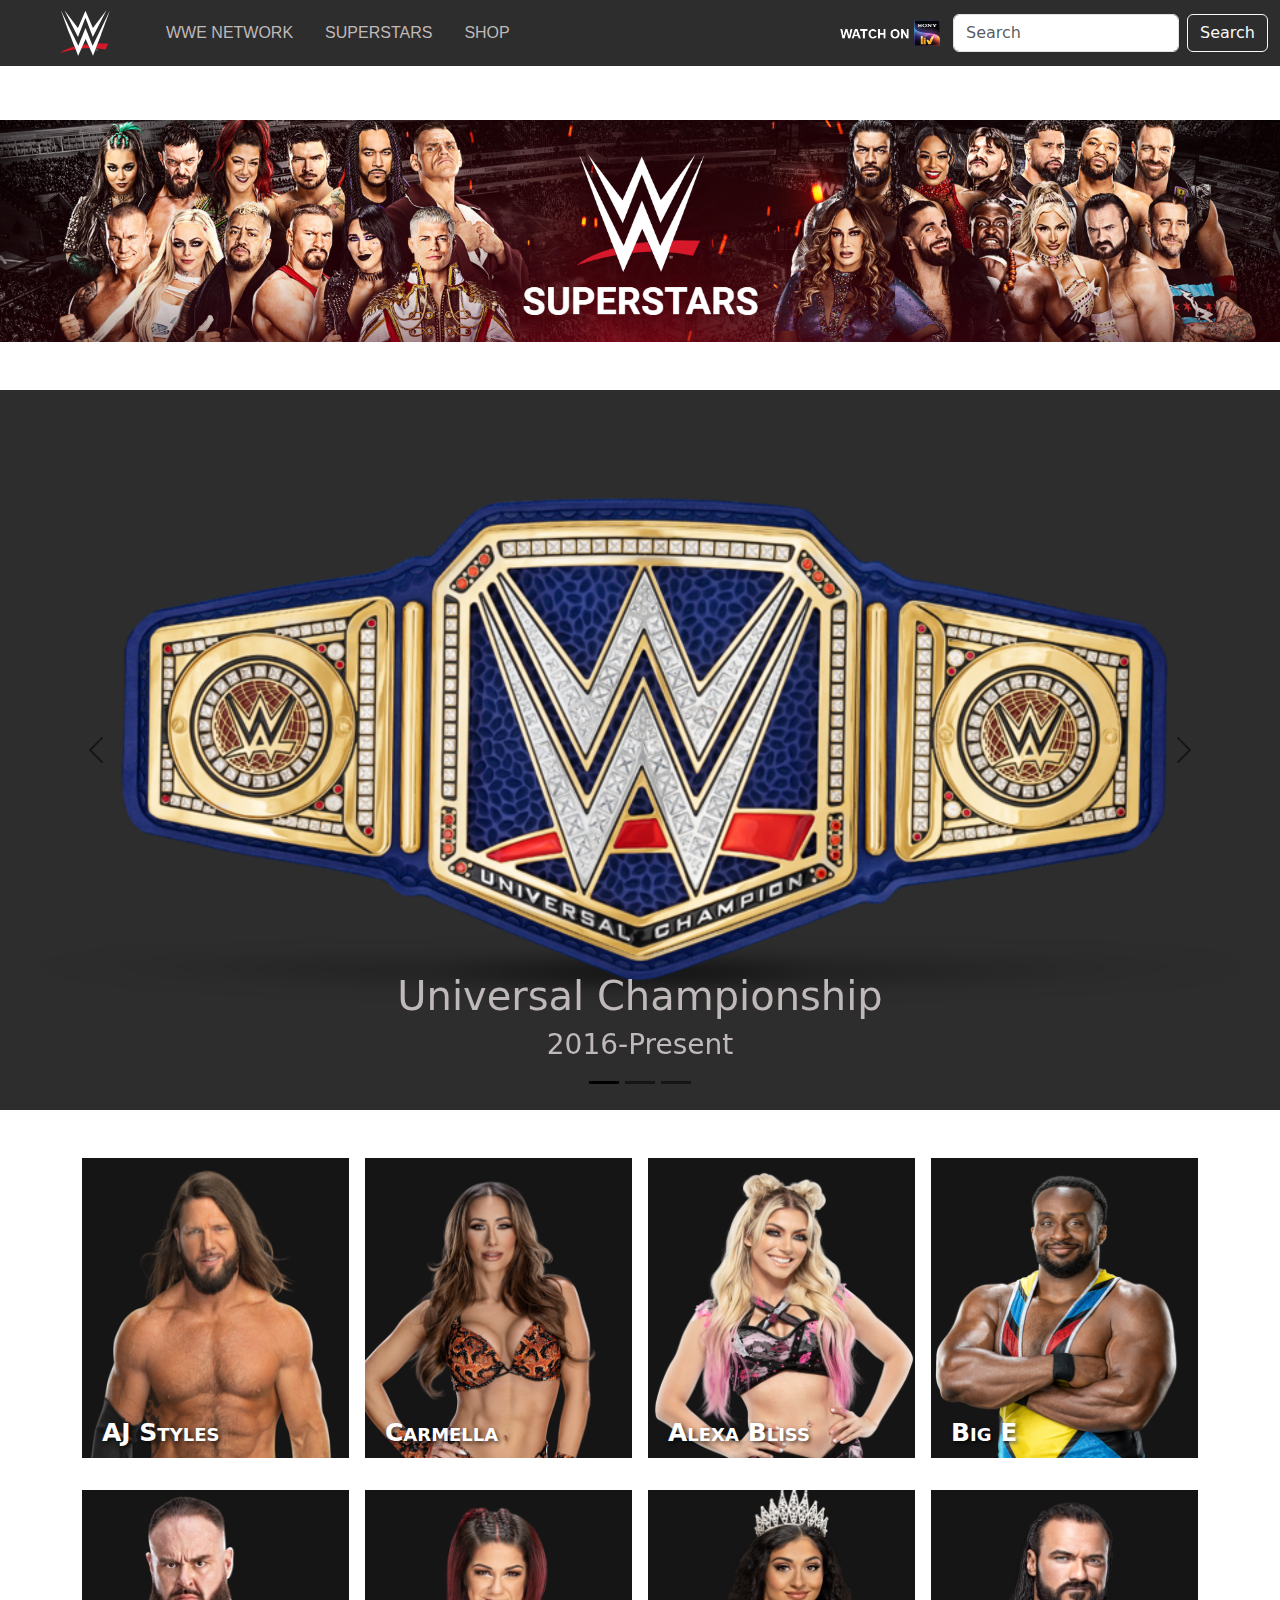
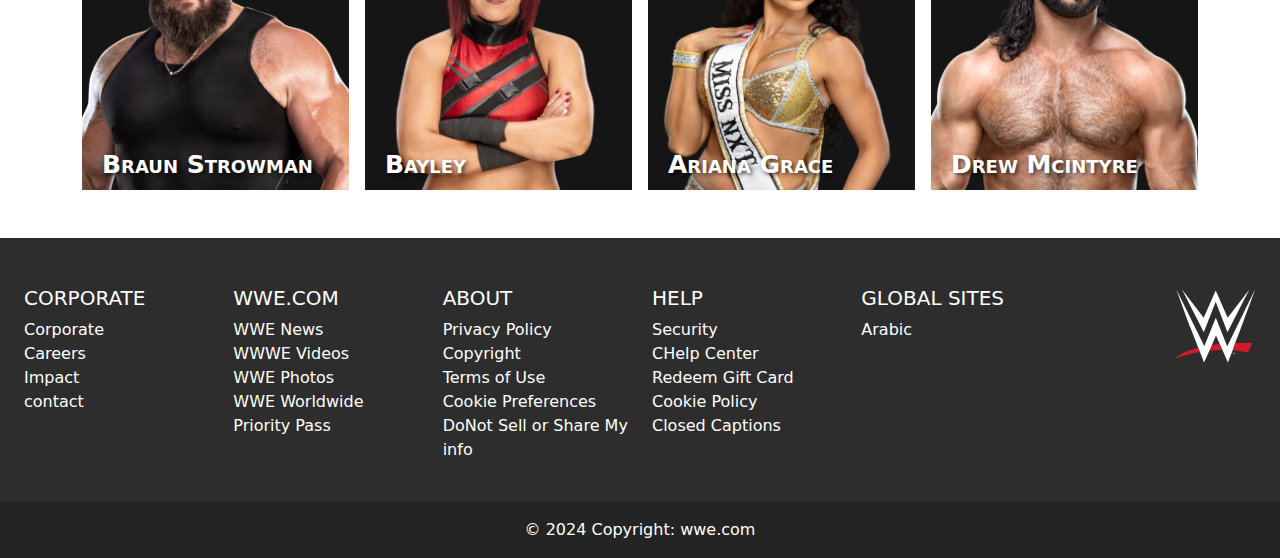
<file: wwesuperstars.html>
<!doctype html>
<html lang="en">

<head>
  <meta charset="utf-8">
  <meta name="viewport" content="width=device-width, initial-scale=1">
  <title>WWE  SUPERSTARS</title>
  <link href="https://cdn.jsdelivr.net/npm/bootstrap@5.3.3/dist/css/bootstrap.min.css" rel="stylesheet"
    integrity="sha384-QWTKZyjpPEjISv5WaRU9OFeRpok6YctnYmDr5pNlyT2bRjXh0JMhjY6hW+ALEwIH" crossorigin="anonymous">
  <link rel="stylesheet" href="./superstar.css">
</head>

<body>
  <header>
    <nav class="navbar navbar-expand-lg fixed-top " id="navcust">
      <div class="container-fluid">
        <a href="./index.html"><img src="./img/logo/wwe_logo.svg" alt="" class="ms-5 me-5 "></a>
        <button class="navbar-toggler" type="button" data-bs-toggle="collapse" data-bs-target="#navbarSupportedContent"
          aria-controls="navbarSupportedContent" aria-expanded="false" aria-label="Toggle navigation">
          <span class="navbar-toggler-icon" style="background-color: rgb(255, 255, 255);"></span>
        </button>
        <div class="collapse navbar-collapse" id="navbarSupportedContent">
          <ul class="navbar-nav me-auto mb-2 mb-lg-0 ">
            <li class="nav-item me-3">
              <a class="nav-link " aria-current="page" href="./network.html">WWE NETWORK</a>
            </li>
            <li class="nav-item me-3">
              <a class="nav-link" href="./wwesuperstars.html">SUPERSTARS</a>
            </li>
            
            <li class="nav-item me-3">
              <a class="nav-link " aria-disabled="true" href="./shope.html">SHOP</a>
            </li>
          </ul>
          <button  type="button" class="btn nam" > <img src="./img/logo/nav-network-WatchOnSonyLiv-CTA-183x48--760f6aa68e476bb3003fc045c38705a0.png" style="width: 100px;" alt=""></button>
          <form class="d-flex" role="search">
            <input class="form-control me-2" type="search" placeholder="Search" aria-label="Search">
            <button  class="btn btn-outline-light" type="submit">Search</button>
          </form>
        </div>
      </div>
    </nav>
  </header>
  <main>
    <br> <br> <br> <br> <br>
    <section>
      <div class="mb-5">
        <img src="./img/Screenshot 2024-11-02 005517.png" alt="" style="width: 100%;">
      </div>
    </section>
    
    
    <section class="mt-5">
      <div id="carouselExampleDark" class="carousel carousel-dark slide" style="background-color:rgb(45, 45, 45);  ">
        <div class="carousel-indicators">
          <button type="button" data-bs-target="#carouselExampleDark" data-bs-slide-to="0" class="active"
            aria-current="true" aria-label="Slide 1"></button>
          <button type="button" data-bs-target="#carouselExampleDark" data-bs-slide-to="1"
            aria-label="Slide 2"></button>
          <button type="button" data-bs-target="#carouselExampleDark" data-bs-slide-to="2"
            aria-label="Slide 3"></button>
        </div>
        <div class="carousel-inner ">
          <div class="carousel-item  active" data-bs-interval="10000">
            <img src="./img/carousel/Universal_Championship_SD--384d68e1f2cff0dc98447b52a360bd0c.png"
              class="d-block w-100" alt="..." id="rom-1">
            <div class="carousel-caption d-none d-md-block " style="color: rgb(192, 185, 185);">

              <h1>Universal Championship</h1>
              <h3>2016-Present</h3>
            </div>

          </div>
          <div class="carousel-item" data-bs-interval="2000">
            <img src="./img/carousel/WWE_World_Championship--3f7deec341d4257875929ee8ab140834.png" class="d-block w-100"
              alt="..." id="rom-1">
            <div class="carousel-caption d-none d-md-block " style="color: rgb(192, 185, 185);">
              <h1>World Heavyweight Championship</h1>
              <h3>2023-Present</h3>
            </div>
          </div>
          <div class="carousel-item">
            <img
              src="./img/carousel/_Intercontinental_Title_Belts_1920x1080_updated--7d94c38bf0d90f5cb2f3bad36490dd70.png"
              class="d-block w-100" alt="..." id="rom-1">
            <div class="carousel-caption d-none d-md-block " style="color: rgb(192, 185, 185);">
              <h1>Intercontinental Championship</h1>
              <h3>1979-Present</h3>
            </div>
          </div>
        </div>
        <button class="carousel-control-prev" type="button" data-bs-target="#carouselExampleDark" data-bs-slide="prev">
          <span class="carousel-control-prev-icon" aria-hidden="true"></span>
          <span class="visually-hidden">Previous</span>
        </button>
        <button class="carousel-control-next" type="button" data-bs-target="#carouselExampleDark" data-bs-slide="next">
          <span class="carousel-control-next-icon" aria-hidden="true"></span>
          <span class="visually-hidden">Next</span>
        </button>
      </div>
    </section>
    <section>
      <div class="container mt-5 mb-5">
        <div class="row g-3">
         <div class="col-12 col-md-6 col-lg-3 image-container">
          <div class="card" style="border: none; ">
            <img src="./img/superstars/AJ_PROFILE--3dba1444cd562cc643b680cb5fdb2465.png" class="" id="rom-5" alt="..." height="300px" >
            <h2 class="heading">AJ Styles</h2>

          </div>
         </div>
         <div class="col-12 col-md-6 col-lg-3 image-container">
          <div class="card" style="border: none;">
            <img src="./img/superstars/Carmella_02062023PM_00036_profile--dc68050b52124929c2c3955bd4012282.png" class="" id="rom-5" alt="..." height="300px" >
            <h2 class="heading" >Carmella</h2>

          </div>
         </div>
         <div class="col-12 col-md-6 col-lg-3 image-container">
          <div class="card" style="border: none;">
            <img src="./img/superstars/Alexa_Bliss_Profile--185973455ed41cf1d692a71e9d124eee.png" class="" id="rom-5" alt="..." height="300px" >
            <h2 class="heading">Alexa Bliss</h2>

          </div>
         </div>
         <div class="col-12 col-md-6 col-lg-3 image-container">
          <div class="card" style="border: none;">
            <img src="./img/superstars/Big_E_Profile--ac839d080afcadad4764eb2a660246c9.png" class="" id="rom-5" alt="..." height="300px" >
            <h2 class="heading">Big E</h2>

          </div>
         </div>
         
         
         
      </div>

      <div class="row g-3 mt-3">
        <div class="col-12 col-md-6 col-lg-3 image-container">
         <div class="card" style="border: none;">
          <img src="./img/superstars/Braun_Strowman_05202024rf_014_Profile--6ef09652f2e342d96b008bbc82655f42.png" class="" id="rom-5" alt="..." height="300px" >
          <h2 class="heading">Braun Strowman</h2>

         </div>
        </div>
        <div class="col-12 col-md-6 col-lg-3 image-container">
         <div class="card" style="border: none;">
          <img src="./img/superstars/Bayley_PROFILE--273098f523f8aa4826af096150e1d15e.png" class="" id="rom-5" alt="..." height="300px" >
           <h2 class="heading">Bayley</h2>
           

         </div>
        </div>
        <div class="col-12 col-md-6 col-lg-3 image-container">
         <div class="card" style="border: none;">
           <img src="./img/superstars/Ariana_Grace_PROFILE--15a537b64ad3d9ce51a98e334df582ec.png" class="" id="rom-5" alt="..." height="300px" >
           <h2 class="heading">Ariana Grace</h2>

         </div>
        </div>
        <div class="col-12 col-md-6 col-lg-3 image-container">
         <div class="card" style="border: none;">
           <img src="./img/superstars/Drew_Mcintyre_Profile--aca391095fe74e721e098cadc93571d3.png" class="" id="rom-5" alt="..." height="300px" >
           <h2 class="heading">Drew Mcintyre</h2>

         </div>
        </div>
        
        
        
     </div>
    </section>
  </main>
  

    <footer class=" text-center text-lg-start text-white" style="background-color: #2d2d2d">
      <!-- Grid container -->
      <div class="container-fluid p-4">
        <!--Grid row-->
        <div class="row mt-4">
          <!--Grid column-->
          <div class="col-lg-2 col-md-6 mb-4 mb-md-0">
            <h5 class="text-uppercase">CORPORATE</h5>
  
            <ul class="list-unstyled mb-0">
              <li>
                <a href="#!" class="text-white">Corporate</a>
              </li>
              <li>
                <a href="#!" class="text-white">Careers</a>
              </li>
              <li>
                <a href="#!" class="text-white">Impact</a>
              </li>
              <li>
                <a href="#!" class="text-white">contact</a>
              </li>
            </ul>
          </div>
          <!--Grid column-->
  
          <!--Grid column-->
          <div class="col-lg-2 col-md-6 mb-4 mb-md-0">
            <h5 class="text-uppercase">WWE.COM</h5>
  
            <ul class="list-unstyled">
              <li>
                <a href="#!" class="text-white"></i>WWE News</a>
              </li>
              <li>
                <a href="#!" class="text-white">WWWE Videos</a>
              </li>
              <li>
                <a href="#!" class="text-white">WWE Photos</a>
              </li>
              <li>
                <a href="#!" class="text-white">WWE Worldwide</a>
              </li>
              <li>
                <a href="#!" class="text-white">Priority Pass</a>
              </li>
            </ul>
          </div>
          <!--Grid column-->
  
          <!--Grid column-->
          <div class="col-lg-2 col-md-6 mb-4 mb-md-0">
            <h5 class="text-uppercase">ABOUT</h5>
  
            <ul class="list-unstyled">
              <li>
                <a href="#!" class="text-white">Privacy Policy</a>
              </li>
              <li>
                <a href="#!" class="text-white">Copyright</a>
              </li>
              <li>
                <a href="#!" class="text-white">Terms of Use</a>
              </li>
              <li>
                <a href="#!" class="text-white">Cookie Preferences</a>
              </li>
              <li>
                <a href="#!" class="text-white">DoNot Sell or Share My info</a>
              </li>
            </ul>
          </div>
          <!--Grid column-->
  
          <!--Grid column-->
          <div class="col-lg-2 col-md-6 mb-4 mb-md-0">
            <h5 class="text-uppercase">HELP</h5>
  
            <ul class="list-unstyled">
              <li>
                <a href="#!" class="text-white">Security</a>
              </li>
              <li>
                <a href="#!" class="text-white">CHelp Center</a>
              </li>
              <li>
                <a href="#!" class="text-white">Redeem Gift Card</a>
              </li>
              <li>
                <a href="#!" class="text-white">Cookie Policy</a>
              </li>
              <li>
                <a href="#!" class="text-white">Closed Captions</a>
              </li>
            </ul>
          </div>
           <!--Grid column-->
           <div class="col-lg-2 col-md-6 mb-4 mb-md-0">
            <h5 class="text-uppercase">GLOBAL SITES</h5>
            <ul class="list-unstyled">
              <li>
                <a href="#!" class="text-white">Arabic</a>
              </li>
              
            </ul>
          </div>
         
          <!--Grid column-->
          <div class="col-lg-1 col-md- mb-4 mb-md-0">
          </div>
          <!--Grid column-->
          <div class="col-lg-1 col-md- mb-4 mb-md-0">
            <img src="./img/logo/wwe_logo.svg" alt="" style=" width: 80px;">
          </div>
          <!--Grid column-->
        </div>
        <!--Grid row-->
      </div>
      <!-- Grid container -->
  
      <!-- Copyright -->
      <div class="text-center p-3" style="background-color: rgba(0, 0, 0, 0.2)">
        © 2024 Copyright:
        <a class="text-white" href="https://mdbootstrap.com/">wwe.com</a>
      </div>
      <!-- Copyright -->
    </footer>
  
  
  <script src="https://cdn.jsdelivr.net/npm/bootstrap@5.3.3/dist/js/bootstrap.bundle.min.js"
    integrity="sha384-YvpcrYf0tY3lHB60NNkmXc5s9fDVZLESaAA55NDzOxhy9GkcIdslK1eN7N6jIeHz"
    crossorigin="anonymous"></script>
</body>

</html>
</file>
<file: style.css>
#navcust{
  background-color: rgb(45, 45, 45);

}
.nav-link{
  color: rgb(192, 185, 185);
  font-family: 'Franklin Gothic Medium', 'Arial Narrow', Arial, sans-serif;
}
#rom-1{

  transition: transform 0.3s, background-color 0.3s;
}
#rom-1:hover{
  transform: scale(1.05);
 

}
#rom-2{

  transition: transform 0.3s, background-color 0.3s;
}
#rom-2:hover{
  transform: scale(1.05);
 

}
#rom-3{

  transition: transform 0.3s, background-color 0.3s;
}
#rom-3:hover{
  transform: scale(1.05);
 

}
#rom-4{

  transition: transform 0.3s, background-color 0.3s;
}
#rom-4:hover{
  transform: scale(1.05);
 

}
#rom-5{

  transition: transform 0.3s, background-color 0.3s;
}
#rom-5:hover{
  transform: scale(1.05);
 

}

.heading {
  position: absolute; 
  top: 260px; 
  left: 20px; 
  color: white; /* Text color */
 font-weight: bold;
 font-size: 25px;
 font-variant: small-caps;
 text-shadow: 2px 2px 4px rgba(0, 0, 0, 0.7);
}

.text-white {
  text-decoration:solid; 
  
}
.nam{
  background-color:rgb(45, 45, 45) ;
}
.nam:hover{
  background-color: #333333;
}
.custom-shadow {
  box-shadow: 0 4px 20px rgba(235, 19, 19, 0.1); /* Customize shadow */
  transition: box-shadow 0.3s; /* Smooth transition */
}
.custom-shadow:hover {
  box-shadow: 0 8px 30px rgba(204, 0, 0, 0.2); /* Darker shadow on hover */
}
</file>
<file: network.css>
* {
  margin: 0;
  padding: 0;
  box-sizing: border-box;
}

body {
  height: 1000px; /* Make the body take up the full viewport height */
  background-image: url('./img/network/WWE-WrestleMania.jpg'); /* Your background image */
  background-size: cover; /* Make sure the image covers the full viewport */
  background-position: center; /* Center the image */
  position: relative; /* Allow absolute positioning for the shadow */
}

body::before {
  content: ""; /* Empty content to create the pseudo-element */
  position: absolute; /* Position it absolutely to cover the entire body */
  top: 0;
  left: 0;
  right: 0;
  bottom: 0;
  background: rgba(0, 0, 0, 0.5); /* Shadow overlay with semi-transparent black */
  z-index: -1; /* Make sure the shadow is behind the content */
  box-shadow: 0 0 50px rgba(0, 0, 0, 0.8); /* Apply shadow to all four sides */
}

#navcust{
  background-color: rgb(45, 45, 45);

}
.nav-link{
  color: rgb(192, 185, 185);
  font-family: 'Franklin Gothic Medium', 'Arial Narrow', Arial, sans-serif;
}
.image-container{
  position: absolute;
  top: 50%;
  left: 50%;
  transform: translate(-50%, -50%); /* Adjust position to perfectly center */
  width: 90%;
  height: 80%;
 
}

h1{
  font-weight: bold;
  font-size: 50px;
  color: white;
}
p{
  font-size: 18px;
  color: white; 
}
h3{
  font-size: 20px;
  color: white; 
}
</file>
<file: shope.css>
/* body{
  background-color: black;
} */
#navcust{
  background-color: rgb(45, 45, 45);

}
.nav-link{
  color: rgb(192, 185, 185);
  font-family: 'Franklin Gothic Medium', 'Arial Narrow', Arial, sans-serif;
}
.main-banner {
display: block;
}
.first-banner{

  display: none;
}
#carrd{

  gap: 20px;
}
#rom-1{
  border-radius: 8px;
  box-shadow: 0 4px 8px rgba(0, 0, 0, 0.1);
  transition: transform 0.3s, background-color 0.3s;
  
}
#rom-1:hover{
  transform: scale(1.05);
 

}
#rom-2{
  border-radius: 8px;
  box-shadow: 0 4px 8px rgba(0, 0, 0, 0.1);
  transition: transform 0.3s, background-color 0.3s;
}
#rom-2:hover{
  transform: scale(1.05);
 

}
#rom-3{
  border-radius: 8px;
  box-shadow: 0 4px 8px rgba(0, 0, 0, 0.1);
    transition: transform 0.3s, background-color 0.3s;
}
#rom-3:hover{
  transform: scale(1.05);
 

}
#rom-4{
  
  border-radius: 8px;
      box-shadow: 0 4px 8px rgba(0, 0, 0, 0.1);
  transition: transform 0.3s, background-color 0.3s;
}
#rom-4:hover{
  transform: scale(1.05);
 

}
#rom-5{
  border-radius: 8px;
  box-shadow: 0 4px 8px rgba(0, 0, 0, 0.1);
  transition: transform 0.3s, background-color 0.3s;
}
#rom-5:hover{
  transform: scale(1.05);
 

}

 .quantity-container {
      background-color: #fff;
      padding: 20px;
      border-radius: 8px;
      box-shadow: 0 4px 8px rgba(0, 0, 0, 0.1);
      width: 500px;
      text-align: center;
 }


/* Size Chart */
.size-chart {
  margin-bottom: 20px;
}

.size-chart label {
  font-size: 18px;
  margin-bottom: 10px;
  display: block;
  text-align: left;
}

.size-options {
  display: flex;
  justify-content: center;
  gap: 15px;
  margin-bottom: 20px;
}

.size-option {
  font-size: 16px;
  padding: 8px 15px;
  border: 1px solid #ddd;
  border-radius: 5px;
  cursor: pointer;
  transition: background-color 0.3s ease;
}

.size-option:hover {
  background-color: #000000;
  color: white;
}

.size-option.selected {
  background-color: #4CAF50;
  color: white;
}

select {
  padding: 8px;
  font-size: 16px;
  border: 1px solid #ccc;
  border-radius: 5px;
  background-color: white;
  cursor: pointer;
}

select {
  padding: 8px;
  font-size: 16px;
  border: 1px solid #ccc;
  border-radius: 5px;
  background-color: white;
  cursor: pointer;
}

select:focus {
  outline: none;
  border-color: #4A90E2;
}


.quantity-button {
  padding: 10px 15px;
  font-size: 16px;
  border: none;
  background-color: #000000;
  color: white;
  border-radius: 5px;
  cursor: pointer;
}

.quantity-button:hover {
  background-color: #f11f1f;
}

.quantity-button:focus {
  outline: none;
}

.banner-second{
  margin-bottom: 50px;
}
    .size-chart {
      margin-bottom: 20px;
      font-size: 18px;
      font-weight: bold;
    }

    .size-chart span {
      margin: 5px 10px;
      padding: 5px 10px;
      border: 1px solid #ccc;
      border-radius: 5px;
      cursor: pointer;
    }

    .size-chart span.selected {
      background-color: #4CAF50;
      color: white;
    }

@media only screen and (max-width: 600px) {
  .main-banner {
  display: none;
  }
  .first-banner{
    display: block;
  }
}
</file>
<file: superstar.css>
/* body{
  background-color: black;
} */
#navcust{
  background-color: rgb(45, 45, 45);

}
.nav-link{
  color: rgb(192, 185, 185);
  font-family: 'Franklin Gothic Medium', 'Arial Narrow', Arial, sans-serif;
}
#rom-1{

  transition: transform 0.3s, background-color 0.3s;
}
#rom-1:hover{
  transform: scale(1.05);
 

}
#rom-2{

  transition: transform 0.3s, background-color 0.3s;
}
#rom-2:hover{
  transform: scale(1.05);
 

}
#rom-3{

  transition: transform 0.3s, background-color 0.3s;
}
#rom-3:hover{
  transform: scale(1.05);
 

}
#rom-4{

  transition: transform 0.3s, background-color 0.3s;
}
#rom-4:hover{
  transform: scale(1.05);
 

}
#rom-5{

  transition: transform 0.3s, background-color 0.3s;
}
#rom-5:hover{
  transform: scale(1.05);
 

}

.heading {
  position: absolute; 
  top: 260px; 
  left: 20px; 
  color: white; /* Text color */
 font-weight: bold;
 font-size: 25px;
 font-variant: small-caps;
 text-shadow: 2px 2px 4px rgba(0, 0, 0, 0.7);
}

.text-white {
  text-decoration:solid; 
  
}
.nam{
  background-color:rgb(45, 45, 45) ;
}
.nam:hover{
  background-color: #333333;
}
.custom-shadow {
  box-shadow: 0 4px 20px rgba(235, 19, 19, 0.1); /* Customize shadow */
  transition: box-shadow 0.3s; /* Smooth transition */
}
.custom-shadow:hover {
  box-shadow: 0 8px 30px rgba(204, 0, 0, 0.2); /* Darker shadow on hover */
}
</file>
